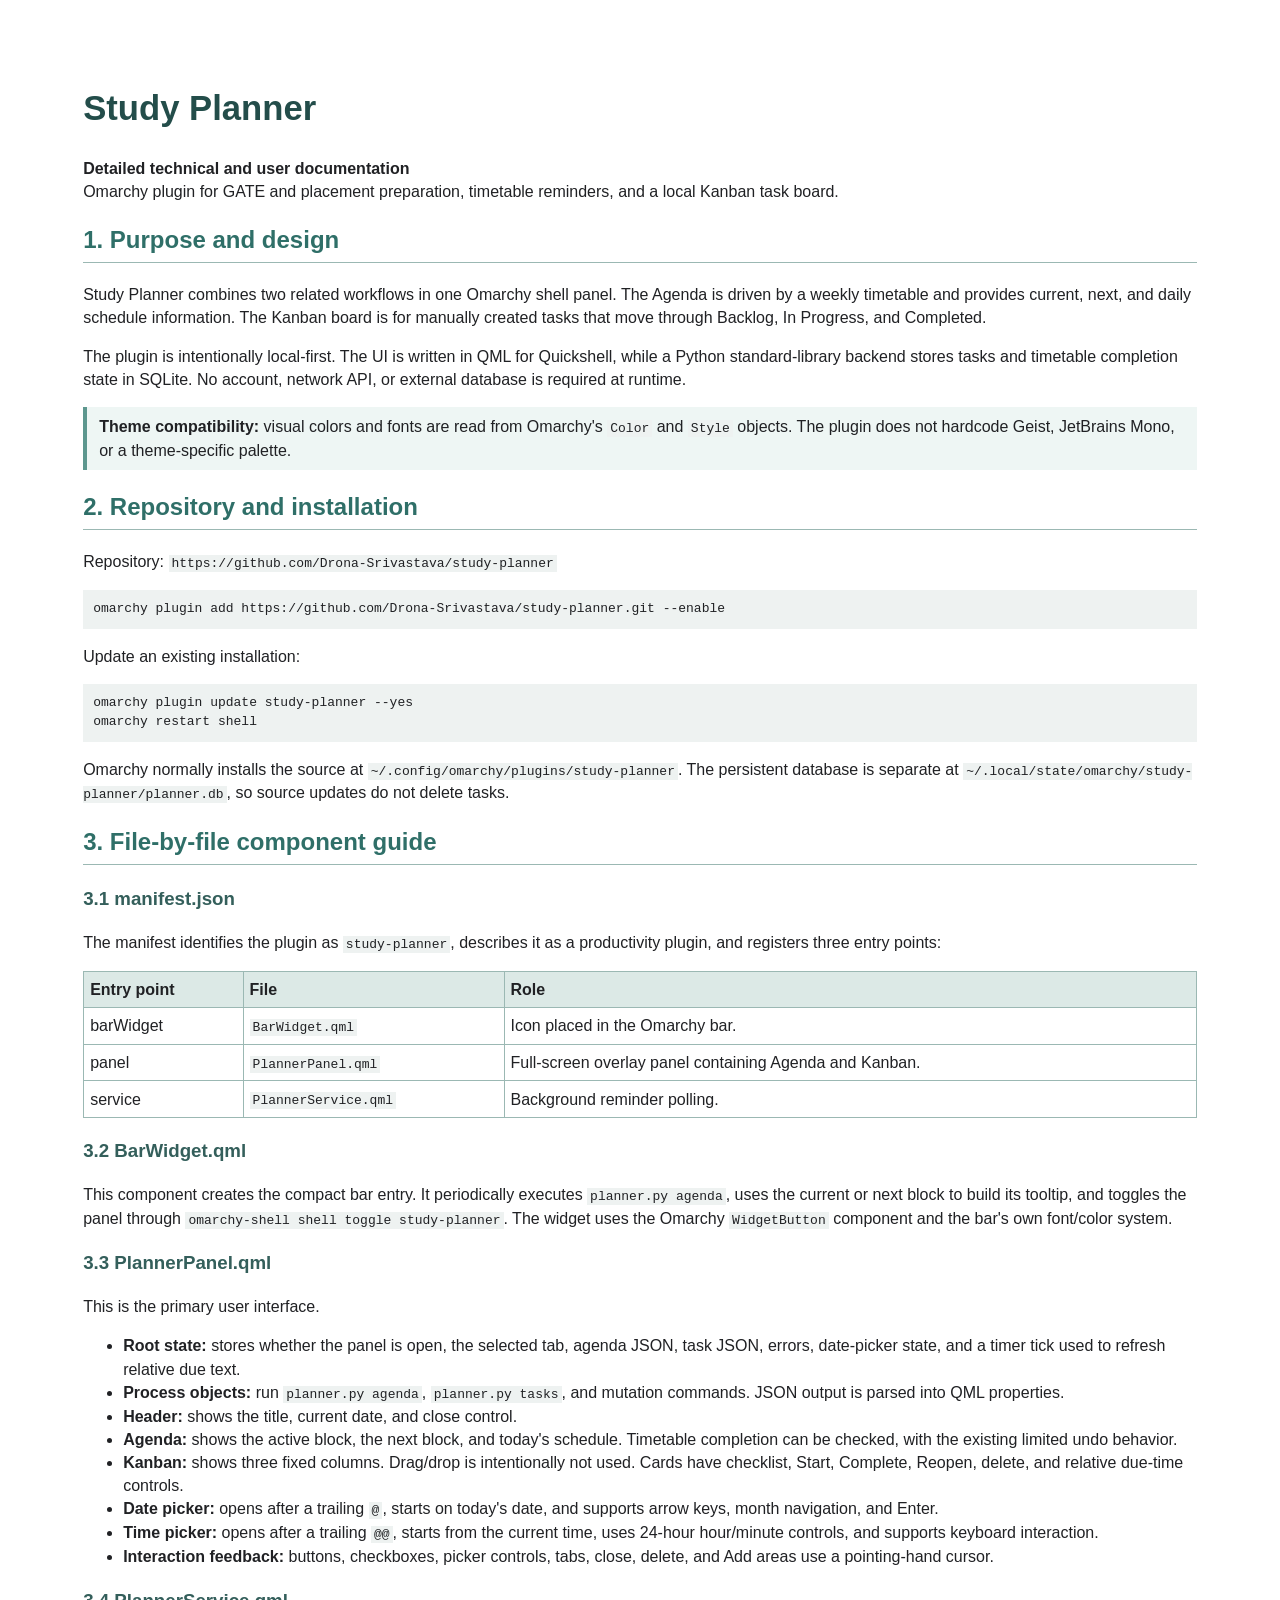
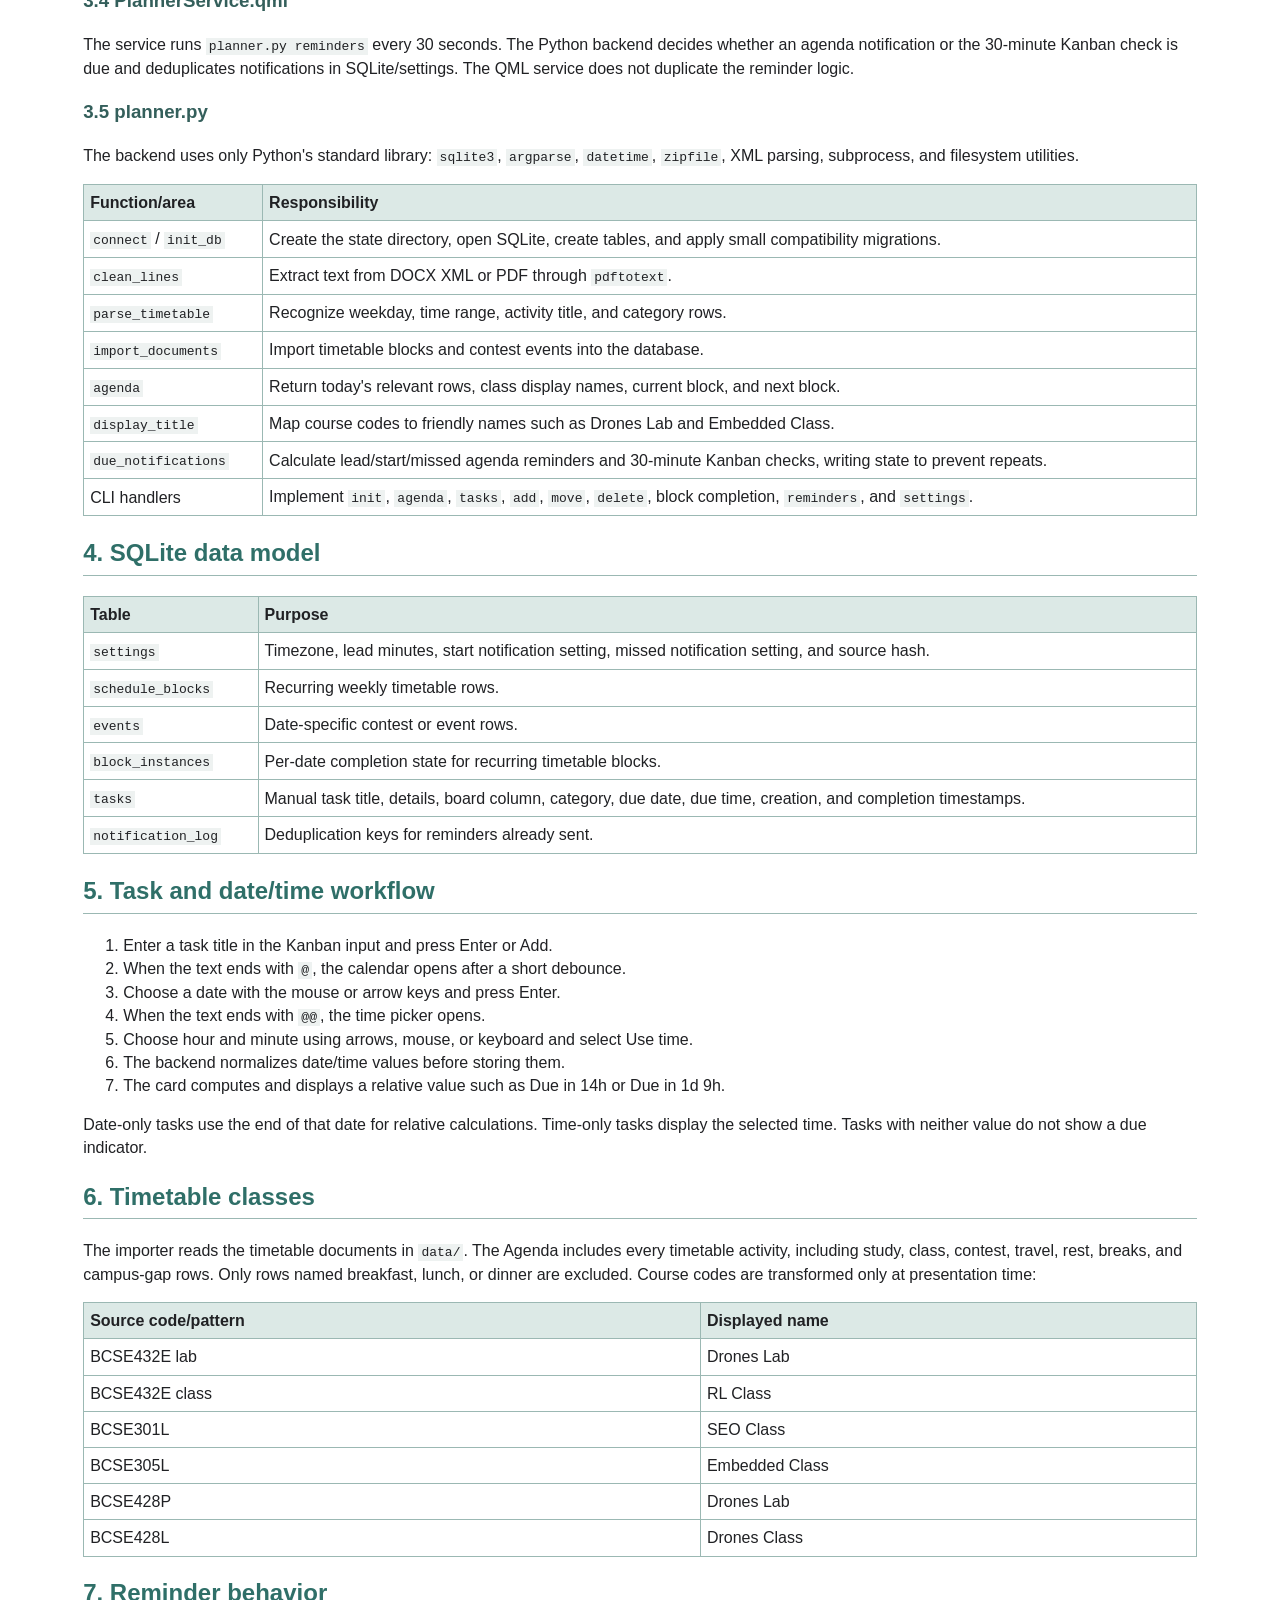
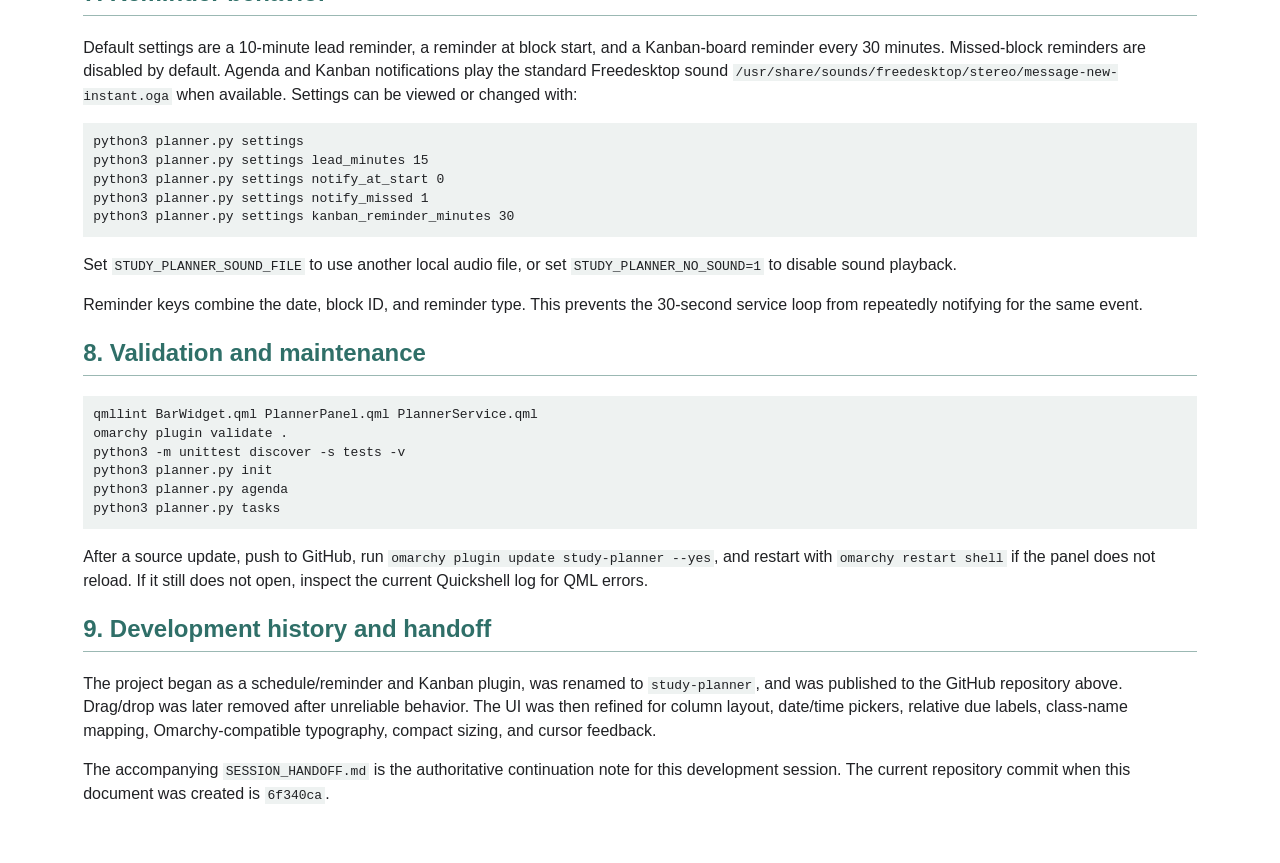
<file: STUDY_PLANNER_DOCUMENTATION.html>
<!doctype html>
<html>
<head>
<meta charset="utf-8">
<title>Study Planner - Technical Documentation</title>
<style>
body { font-family: sans-serif; line-height: 1.45; margin: 2.2cm; color: #202124; }
h1 { color: #234d4a; font-size: 26pt; }
h2 { color: #2f6f68; border-bottom: 1px solid #9bb8b3; padding-bottom: 4px; }
h3 { color: #345f5b; }
code, pre { font-family: monospace; background: #eef2f1; }
code { padding: 1px 3px; }
pre { padding: 10px; white-space: pre-wrap; }
table { border-collapse: collapse; width: 100%; }
th, td { border: 1px solid #9bb8b3; padding: 6px; text-align: left; }
th { background: #dce9e6; }
.note { background: #eef6f4; border-left: 4px solid #5d978e; padding: 8px 12px; }
</style>
</head>
<body>
<h1>Study Planner</h1>
<p><strong>Detailed technical and user documentation</strong><br>
Omarchy plugin for GATE and placement preparation, timetable reminders, and a local Kanban task board.</p>

<h2>1. Purpose and design</h2>
<p>Study Planner combines two related workflows in one Omarchy shell panel. The Agenda is driven by a weekly timetable and provides current, next, and daily schedule information. The Kanban board is for manually created tasks that move through Backlog, In Progress, and Completed.</p>
<p>The plugin is intentionally local-first. The UI is written in QML for Quickshell, while a Python standard-library backend stores tasks and timetable completion state in SQLite. No account, network API, or external database is required at runtime.</p>
<div class="note"><strong>Theme compatibility:</strong> visual colors and fonts are read from Omarchy's <code>Color</code> and <code>Style</code> objects. The plugin does not hardcode Geist, JetBrains Mono, or a theme-specific palette.</div>

<h2>2. Repository and installation</h2>
<p>Repository: <code>https://github.com/Drona-Srivastava/study-planner</code></p>
<pre>omarchy plugin add https://github.com/Drona-Srivastava/study-planner.git --enable</pre>
<p>Update an existing installation:</p>
<pre>omarchy plugin update study-planner --yes
omarchy restart shell</pre>
<p>Omarchy normally installs the source at <code>~/.config/omarchy/plugins/study-planner</code>. The persistent database is separate at <code>~/.local/state/omarchy/study-planner/planner.db</code>, so source updates do not delete tasks.</p>

<h2>3. File-by-file component guide</h2>
<h3>3.1 manifest.json</h3>
<p>The manifest identifies the plugin as <code>study-planner</code>, describes it as a productivity plugin, and registers three entry points:</p>
<table><tr><th>Entry point</th><th>File</th><th>Role</th></tr>
<tr><td>barWidget</td><td><code>BarWidget.qml</code></td><td>Icon placed in the Omarchy bar.</td></tr>
<tr><td>panel</td><td><code>PlannerPanel.qml</code></td><td>Full-screen overlay panel containing Agenda and Kanban.</td></tr>
<tr><td>service</td><td><code>PlannerService.qml</code></td><td>Background reminder polling.</td></tr></table>

<h3>3.2 BarWidget.qml</h3>
<p>This component creates the compact bar entry. It periodically executes <code>planner.py agenda</code>, uses the current or next block to build its tooltip, and toggles the panel through <code>omarchy-shell shell toggle study-planner</code>. The widget uses the Omarchy <code>WidgetButton</code> component and the bar's own font/color system.</p>

<h3>3.3 PlannerPanel.qml</h3>
<p>This is the primary user interface.</p>
<ul>
<li><strong>Root state:</strong> stores whether the panel is open, the selected tab, agenda JSON, task JSON, errors, date-picker state, and a timer tick used to refresh relative due text.</li>
<li><strong>Process objects:</strong> run <code>planner.py agenda</code>, <code>planner.py tasks</code>, and mutation commands. JSON output is parsed into QML properties.</li>
<li><strong>Header:</strong> shows the title, current date, and close control.</li>
<li><strong>Agenda:</strong> shows the active block, the next block, and today's schedule. Timetable completion can be checked, with the existing limited undo behavior.</li>
<li><strong>Kanban:</strong> shows three fixed columns. Drag/drop is intentionally not used. Cards have checklist, Start, Complete, Reopen, delete, and relative due-time controls.</li>
<li><strong>Date picker:</strong> opens after a trailing <code>@</code>, starts on today's date, and supports arrow keys, month navigation, and Enter.</li>
<li><strong>Time picker:</strong> opens after a trailing <code>@@</code>, starts from the current time, uses 24-hour hour/minute controls, and supports keyboard interaction.</li>
<li><strong>Interaction feedback:</strong> buttons, checkboxes, picker controls, tabs, close, delete, and Add areas use a pointing-hand cursor.</li>
</ul>

<h3>3.4 PlannerService.qml</h3>
<p>The service runs <code>planner.py reminders</code> every 30 seconds. The Python backend decides whether an agenda notification or the 30-minute Kanban check is due and deduplicates notifications in SQLite/settings. The QML service does not duplicate the reminder logic.</p>

<h3>3.5 planner.py</h3>
<p>The backend uses only Python's standard library: <code>sqlite3</code>, <code>argparse</code>, <code>datetime</code>, <code>zipfile</code>, XML parsing, subprocess, and filesystem utilities.</p>
<table><tr><th>Function/area</th><th>Responsibility</th></tr>
<tr><td><code>connect</code> / <code>init_db</code></td><td>Create the state directory, open SQLite, create tables, and apply small compatibility migrations.</td></tr>
<tr><td><code>clean_lines</code></td><td>Extract text from DOCX XML or PDF through <code>pdftotext</code>.</td></tr>
<tr><td><code>parse_timetable</code></td><td>Recognize weekday, time range, activity title, and category rows.</td></tr>
<tr><td><code>import_documents</code></td><td>Import timetable blocks and contest events into the database.</td></tr>
<tr><td><code>agenda</code></td><td>Return today's relevant rows, class display names, current block, and next block.</td></tr>
<tr><td><code>display_title</code></td><td>Map course codes to friendly names such as Drones Lab and Embedded Class.</td></tr>
<tr><td><code>due_notifications</code></td><td>Calculate lead/start/missed agenda reminders and 30-minute Kanban checks, writing state to prevent repeats.</td></tr>
<tr><td>CLI handlers</td><td>Implement <code>init</code>, <code>agenda</code>, <code>tasks</code>, <code>add</code>, <code>move</code>, <code>delete</code>, block completion, <code>reminders</code>, and <code>settings</code>.</td></tr>
</table>

<h2>4. SQLite data model</h2>
<table><tr><th>Table</th><th>Purpose</th></tr>
<tr><td><code>settings</code></td><td>Timezone, lead minutes, start notification setting, missed notification setting, and source hash.</td></tr>
<tr><td><code>schedule_blocks</code></td><td>Recurring weekly timetable rows.</td></tr>
<tr><td><code>events</code></td><td>Date-specific contest or event rows.</td></tr>
<tr><td><code>block_instances</code></td><td>Per-date completion state for recurring timetable blocks.</td></tr>
<tr><td><code>tasks</code></td><td>Manual task title, details, board column, category, due date, due time, creation, and completion timestamps.</td></tr>
<tr><td><code>notification_log</code></td><td>Deduplication keys for reminders already sent.</td></tr></table>

<h2>5. Task and date/time workflow</h2>
<ol>
<li>Enter a task title in the Kanban input and press Enter or Add.</li>
<li>When the text ends with <code>@</code>, the calendar opens after a short debounce.</li>
<li>Choose a date with the mouse or arrow keys and press Enter.</li>
<li>When the text ends with <code>@@</code>, the time picker opens.</li>
<li>Choose hour and minute using arrows, mouse, or keyboard and select Use time.</li>
<li>The backend normalizes date/time values before storing them.</li>
<li>The card computes and displays a relative value such as Due in 14h or Due in 1d 9h.</li>
</ol>
<p>Date-only tasks use the end of that date for relative calculations. Time-only tasks display the selected time. Tasks with neither value do not show a due indicator.</p>

<h2>6. Timetable classes</h2>
<p>The importer reads the timetable documents in <code>data/</code>. The Agenda includes every timetable activity, including study, class, contest, travel, rest, breaks, and campus-gap rows. Only rows named breakfast, lunch, or dinner are excluded. Course codes are transformed only at presentation time:</p>
<table><tr><th>Source code/pattern</th><th>Displayed name</th></tr>
<tr><td>BCSE432E lab</td><td>Drones Lab</td></tr>
<tr><td>BCSE432E class</td><td>RL Class</td></tr>
<tr><td>BCSE301L</td><td>SEO Class</td></tr>
<tr><td>BCSE305L</td><td>Embedded Class</td></tr>
<tr><td>BCSE428P</td><td>Drones Lab</td></tr>
<tr><td>BCSE428L</td><td>Drones Class</td></tr></table>

<h2>7. Reminder behavior</h2>
<p>Default settings are a 10-minute lead reminder, a reminder at block start, and a Kanban-board reminder every 30 minutes. Missed-block reminders are disabled by default. Agenda and Kanban notifications play the standard Freedesktop sound <code>/usr/share/sounds/freedesktop/stereo/message-new-instant.oga</code> when available. Settings can be viewed or changed with:</p>
<pre>python3 planner.py settings
python3 planner.py settings lead_minutes 15
python3 planner.py settings notify_at_start 0
python3 planner.py settings notify_missed 1
python3 planner.py settings kanban_reminder_minutes 30</pre>
<p>Set <code>STUDY_PLANNER_SOUND_FILE</code> to use another local audio file, or set <code>STUDY_PLANNER_NO_SOUND=1</code> to disable sound playback.</p>
<p>Reminder keys combine the date, block ID, and reminder type. This prevents the 30-second service loop from repeatedly notifying for the same event.</p>

<h2>8. Validation and maintenance</h2>
<pre>qmllint BarWidget.qml PlannerPanel.qml PlannerService.qml
omarchy plugin validate .
python3 -m unittest discover -s tests -v
python3 planner.py init
python3 planner.py agenda
python3 planner.py tasks</pre>
<p>After a source update, push to GitHub, run <code>omarchy plugin update study-planner --yes</code>, and restart with <code>omarchy restart shell</code> if the panel does not reload. If it still does not open, inspect the current Quickshell log for QML errors.</p>

<h2>9. Development history and handoff</h2>
<p>The project began as a schedule/reminder and Kanban plugin, was renamed to <code>study-planner</code>, and was published to the GitHub repository above. Drag/drop was later removed after unreliable behavior. The UI was then refined for column layout, date/time pickers, relative due labels, class-name mapping, Omarchy-compatible typography, compact sizing, and cursor feedback.</p>
<p>The accompanying <code>SESSION_HANDOFF.md</code> is the authoritative continuation note for this development session. The current repository commit when this document was created is <code>6f340ca</code>.</p>
</body>
</html>
</file>
